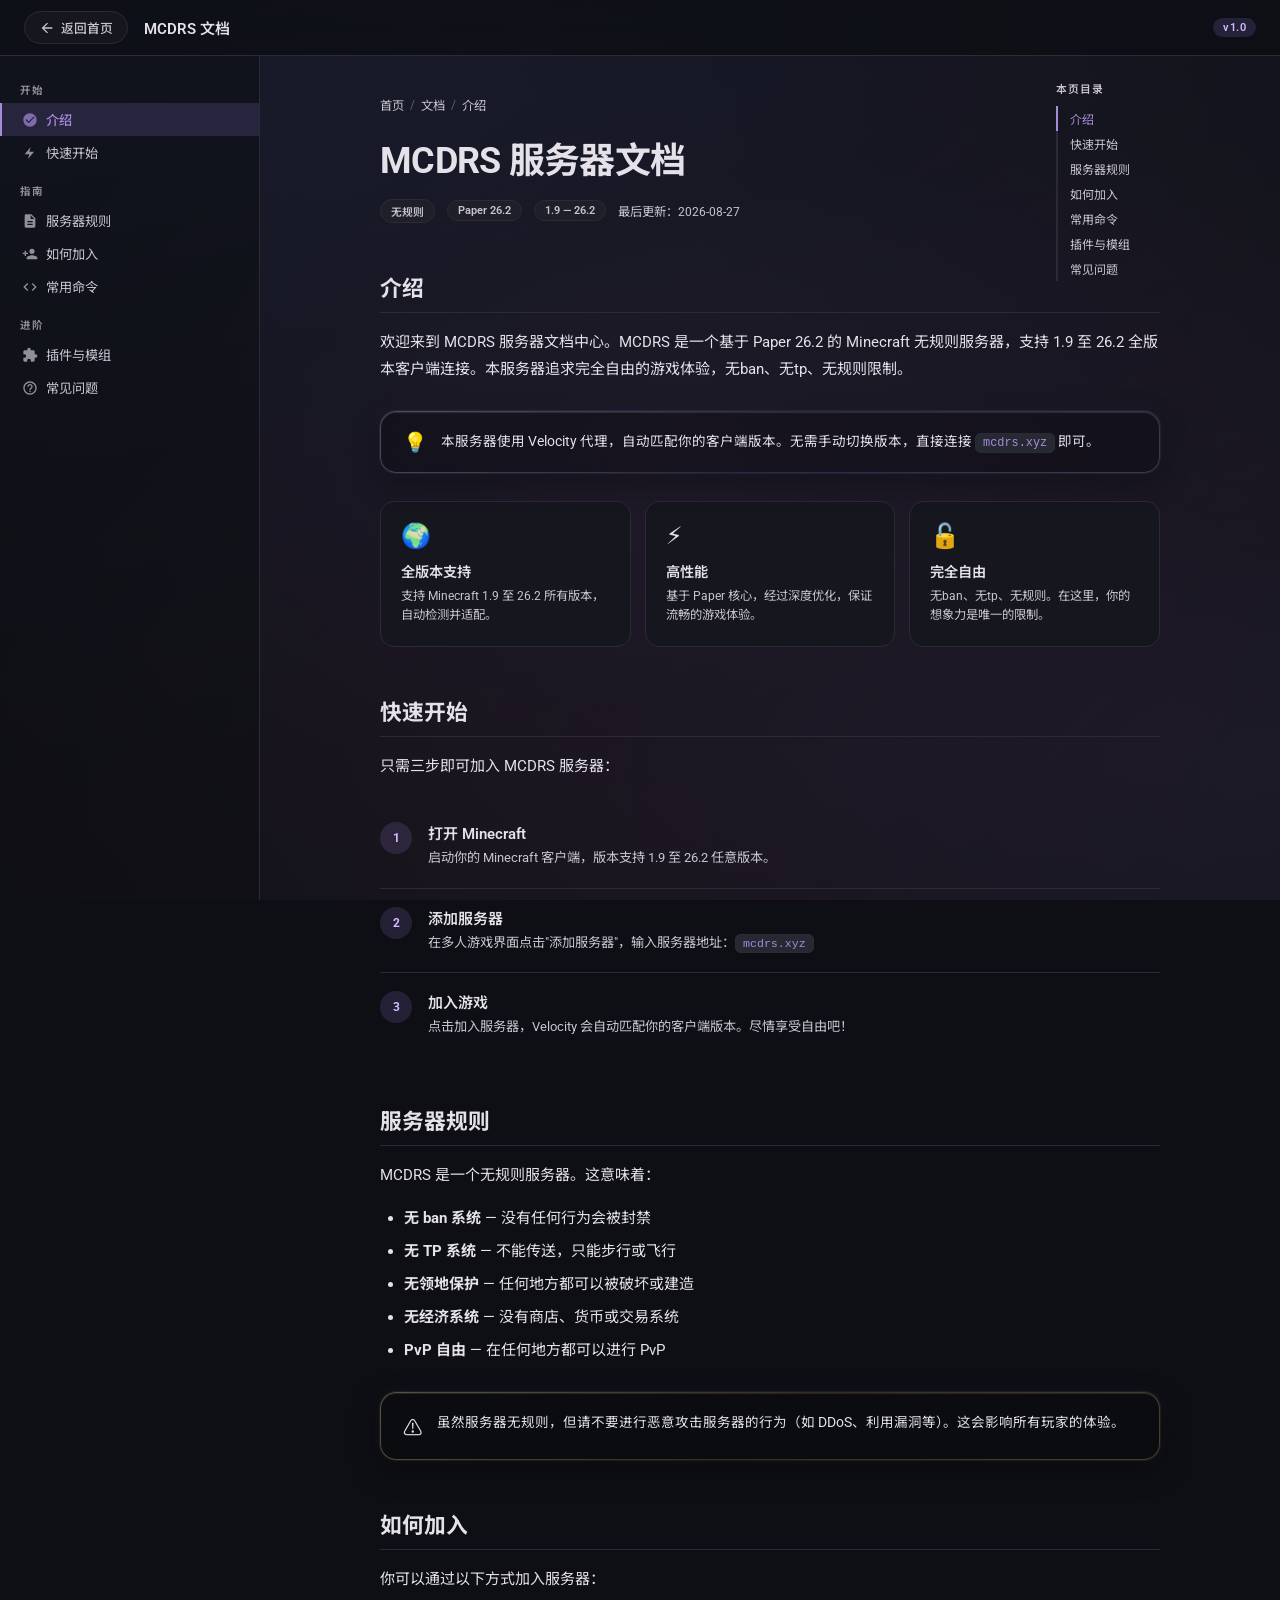
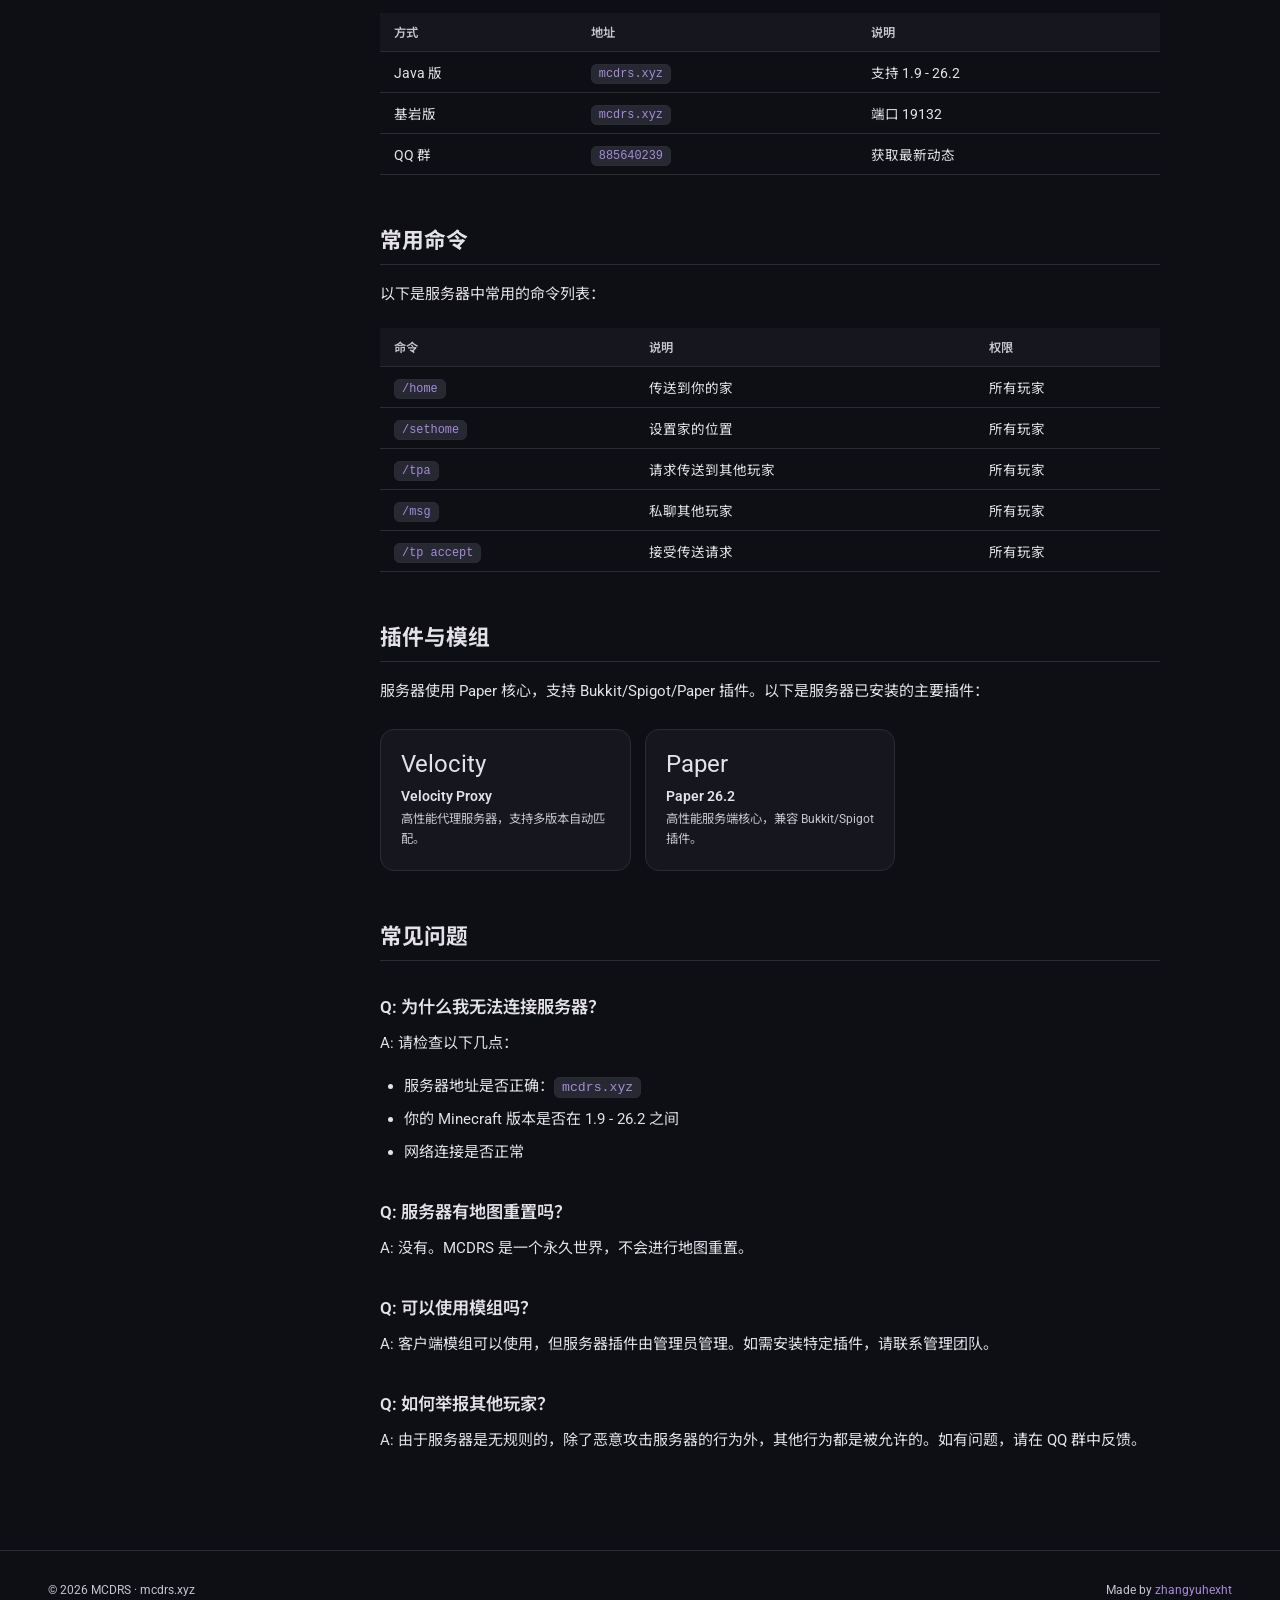
<file: docs.html>
<!DOCTYPE html>
<html lang="zh-CN" data-theme="dark">
<head>
  <meta charset="UTF-8" />
  <meta name="viewport" content="width=device-width, initial-scale=1" />
  <title>MCDRS 文档 — 服务器指南</title>
  <link rel="icon" href="data:image/svg+xml,<svg xmlns='http://www.w3.org/2000/svg' viewBox='0 0 100 100'><text y='.9em' font-size='90'>📖</text></svg>" />
  <link rel="preconnect" href="https://fonts.googleapis.com" />
  <link rel="preconnect" href="https://fonts.gstatic.com" crossorigin />
  <link href="https://fonts.googleapis.com/css2?family=Roboto:wght@400;500;700&family=Noto+Sans+SC:wght@400;500;700&display=swap" rel="stylesheet" />
  <style>
    *,*::before,*::after{box-sizing:border-box;margin:0;padding:0}

    :root{
      --md-primary:#a78bdb;
      --md-on-primary:#1a1025;
      --md-primary-container:rgba(167,139,250,.15);
      --md-on-primary-container:#d4bbff;
      --md-surface:#0e0f14;
      --md-surface-dim:#0e0f14;
      --md-surface-container:#16171e;
      --md-surface-container-high:#1e1f28;
      --md-surface-container-highest:#262832;
      --md-on-surface:#e4e1e9;
      --md-on-surface-variant:#c8c5d0;
      --md-outline:#49454f;
      --md-outline-variant:#2e2a35;
      --md-error:#f2b8b5;
      --md-success:#a8dab5;
      --md-on-error:#601410;

      --grad-a:#4285f4;
      --grad-b:#7c9ef5;
      --grad-c:#a78bdb;
      --glass-bg:rgba(5,6,9,.26);
      --glass-border:rgba(255,255,255,.14);
      --glass-shadow:0 10px 30px rgba(0,0,0,.32);
      --shadow-1:0 1px 3px rgba(0,0,0,.24),0 4px 8px rgba(0,0,0,.16);
      --shadow-hover:0 8px 32px rgba(0,0,0,.35),0 0 0 1px rgba(255,255,255,.06);
      --radius-full:9999px;
      --ease-out:cubic-bezier(.25,.46,.45,.94);
      --dur-fast:.2s;
    }

    html{font-family:'Roboto','Noto Sans SC',system-ui,sans-serif;font-size:15px;color:var(--md-on-surface);background:var(--md-surface);-webkit-font-smoothing:antialiased;scroll-behavior:smooth}
    a{color:var(--md-primary);text-decoration:none}
    a:hover{text-decoration:underline}
    img{max-width:100%;display:block}

    /* ── 固定顶栏 ─────────────────────────────────── */
    .topbar{
      position:sticky;top:0;z-index:100;
      display:flex;align-items:center;gap:16px;
      height:56px;padding:0 24px;
      background:rgba(14,15,20,.82);
      -webkit-backdrop-filter:blur(20px) saturate(160%);
      backdrop-filter:blur(20px) saturate(160%);
      border-bottom:1px solid var(--md-outline-variant);
    }
    .topbar__back{
      display:inline-flex;align-items:center;gap:6px;
      padding:6px 14px;border-radius:var(--radius-full);
      font-size:.85rem;font-weight:500;color:var(--md-on-surface-variant);
      background:var(--md-surface-container);
      border:1px solid var(--md-outline-variant);
      transition:color var(--dur-fast) ease,border-color var(--dur-fast) ease;
    }
    .topbar__back:hover{color:var(--md-primary);border-color:var(--md-primary);text-decoration:none}
    .topbar__title{font-size:1rem;font-weight:600;color:var(--md-on-surface)}
    .topbar__right{margin-left:auto;display:flex;align-items:center;gap:12px}
    .topbar__badge{
      padding:3px 10px;border-radius:var(--radius-full);
      font-size:.72rem;font-weight:600;letter-spacing:.04em;
      background:var(--md-primary-container);color:var(--md-on-primary-container);
    }

    /* ── 布局 ─────────────────────────────────────── */
    .layout{display:flex;min-height:calc(100vh - 56px)}

    /* ── 侧边栏 ──────────────────────────────────── */
    .sidebar{
      position:sticky;top:56px;
      width:260px;height:calc(100vh - 56px);
      overflow-y:auto;flex-shrink:0;
      padding:20px 0;
      border-right:1px solid var(--md-outline-variant);
      background:rgba(14,15,20,.6);
    }
    .sidebar::-webkit-scrollbar{width:4px}
    .sidebar::-webkit-scrollbar-thumb{background:var(--md-outline);border-radius:4px}
    .sidebar__section{margin-bottom:8px}
    .sidebar__heading{
      padding:6px 20px;font-size:.7rem;font-weight:650;
      letter-spacing:.12em;text-transform:uppercase;
      color:var(--md-on-surface-variant);opacity:.7;
    }
    .sidebar__link{
      display:flex;align-items:center;gap:8px;
      padding:7px 20px;font-size:.88rem;
      color:var(--md-on-surface-variant);
      border-left:2px solid transparent;
      transition:all var(--dur-fast) ease;
    }
    .sidebar__link:hover{
      color:var(--md-on-surface);
      background:var(--md-surface-container);
      text-decoration:none;
    }
    .sidebar__link.active{
      color:var(--md-primary);
      border-left-color:var(--md-primary);
      background:var(--md-primary-container);
      font-weight:500;
    }
    .sidebar__link svg{width:16px;height:16px;fill:currentColor;flex-shrink:0;opacity:.7}

    /* ── 主内容区 ─────────────────────────────────── */
    .main{flex:1;min-width:0;padding:40px 48px 80px}
    .main__inner{max-width:780px;margin:0 auto}

    /* ── 面包屑 ──────────────────────────────────── */
    .breadcrumb{display:flex;align-items:center;gap:6px;margin-bottom:24px;font-size:.82rem;color:var(--md-on-surface-variant)}
    .breadcrumb a{color:var(--md-on-surface-variant)}
    .breadcrumb a:hover{color:var(--md-primary)}
    .breadcrumb__sep{opacity:.4}

    /* ── 文档标题区 ───────────────────────────────── */
    .doc-hero{margin-bottom:40px}
    .doc-hero h1{
      font-size:clamp(1.8rem,4vw,2.4rem);font-weight:700;
      line-height:1.3;letter-spacing:-.02em;
    }
    .doc-hero__meta{
      display:flex;flex-wrap:wrap;align-items:center;gap:12px;
      margin-top:14px;font-size:.82rem;color:var(--md-on-surface-variant);
    }
    .doc-hero__tag{
      padding:3px 10px;border-radius:var(--radius-full);
      font-size:.72rem;font-weight:600;
      background:var(--md-surface-container-high);
      border:1px solid var(--md-outline-variant);
    }

    /* ── 液态玻璃提示框 ──────────────────────────── */
    .callout{
      position:relative;
      display:flex;gap:14px;
      padding:18px 22px;margin:28px 0;
      border-radius:16px;
      background:var(--glass-bg);
      border:1px solid rgba(255,255,255,.08);
      box-shadow:
        0 0 0 1px rgba(255,255,255,.05),
        0 0 14px -4px rgba(167,139,250,.1),
        inset 0 1px 1px rgba(255,255,255,.12),
        var(--glass-shadow);
    }
    .callout::before{
      content:"";
      position:absolute;inset:-1px;border-radius:inherit;padding:1px;
      background:linear-gradient(145deg,rgba(255,255,255,.2),rgba(255,255,255,.03) 50%,rgba(255,255,255,.12));
      -webkit-mask:linear-gradient(#000 0 0) content-box,linear-gradient(#000 0 0);
      -webkit-mask-composite:xor;mask:linear-gradient(#000 0 0) content-box,linear-gradient(#000 0 0);
      mask-composite:exclude;pointer-events:none;
    }
    .callout__icon{font-size:1.3rem;flex-shrink:0;margin-top:1px}
    .callout__text{font-size:.9rem;line-height:1.7;color:var(--md-on-surface)}
    .callout--warn{border-color:rgba(251,191,36,.15)}
    .callout--info{border-color:rgba(66,133,244,.15)}

    /* ── 文档正文 ─────────────────────────────────── */
    .doc-content h2{
      font-size:1.45rem;font-weight:700;margin:48px 0 16px;
      padding-bottom:10px;
      border-bottom:1px solid var(--md-outline-variant);
    }
    .doc-content h3{font-size:1.15rem;font-weight:600;margin:32px 0 12px}
    .doc-content p{line-height:1.8;margin-bottom:16px;color:var(--md-on-surface)}
    .doc-content ul,.doc-content ol{margin:0 0 16px 24px;line-height:1.8}
    .doc-content li{margin-bottom:6px}
    .doc-content code{
      padding:2px 7px;border-radius:6px;font-size:.88em;
      background:var(--md-surface-container-highest);
      border:1px solid var(--md-outline-variant);
      font-family:ui-monospace,"Roboto Mono",Consolas,monospace;
      color:var(--md-primary);
    }
    .doc-content pre{
      padding:20px 24px;margin:20px 0;border-radius:14px;
      background:var(--md-surface-container);
      border:1px solid var(--md-outline-variant);
      overflow-x:auto;font-size:.88rem;line-height:1.7;
    }
    .doc-content pre code{
      padding:0;border:none;background:none;border:none;
      color:var(--md-on-surface);font-size:inherit;
    }
    .doc-content table{
      width:100%;border-collapse:collapse;margin:20px 0;
      font-size:.9rem;
    }
    .doc-content th,.doc-content td{
      padding:10px 14px;text-align:left;
      border-bottom:1px solid var(--md-outline-variant);
    }
    .doc-content th{
      font-weight:600;font-size:.82rem;
      letter-spacing:.03em;
      color:var(--md-on-surface-variant);
      background:var(--md-surface-container);
    }
    .doc-content td{color:var(--md-on-surface)}
    .doc-content tr:hover td{background:var(--md-surface-container)}

    /* ── 卡片网格 ─────────────────────────────────── */
    .card-grid{display:grid;grid-template-columns:repeat(auto-fill,minmax(220px,1fr));gap:14px;margin:24px 0}
    .info-card{
      padding:20px;border-radius:14px;
      background:var(--md-surface-container);
      border:1px solid var(--md-outline-variant);
      transition:box-shadow var(--dur-fast) ease,border-color var(--dur-fast) ease;
    }
    .info-card:hover{box-shadow:var(--shadow-hover);border-color:transparent}
    .info-card__icon{font-size:1.6rem;margin-bottom:10px}
    .info-card__title{font-weight:600;font-size:.95rem;margin-bottom:6px}
    .info-card__desc{font-size:.82rem;color:var(--md-on-surface-variant);line-height:1.6}

    /* ── 步骤列表 ─────────────────────────────────── */
    .steps{counter-reset:step;margin:24px 0}
    .step{
      display:flex;gap:16px;padding:18px 0;
      border-bottom:1px solid var(--md-outline-variant);
    }
    .step:last-child{border-bottom:none}
    .step__num{
      counter-increment:step;
      width:32px;height:32px;border-radius:50%;flex-shrink:0;
      display:grid;place-items:center;
      background:var(--md-primary-container);color:var(--md-on-primary-container);
      font-size:.82rem;font-weight:700;
    }
    .step__num::after{content:counter(step)}
    .step__body{flex:1}
    .step__title{font-weight:600;margin-bottom:4px}
    .step__desc{font-size:.88rem;color:var(--md-on-surface-variant);line-height:1.7}

    /* ── 目录 (TOC) ───────────────────────────────── */
    .toc{
      position:fixed;right:24px;top:80px;
      width:200px;font-size:.8rem;
    }
    .toc__title{font-weight:600;margin-bottom:10px;color:var(--md-on-surface-variant);font-size:.72rem;letter-spacing:.08em;text-transform:uppercase}
    .toc a{
      display:block;padding:4px 0 4px 12px;
      color:var(--md-on-surface-variant);
      border-left:2px solid var(--md-outline-variant);
      transition:all var(--dur-fast) ease;
    }
    .toc a:hover{color:var(--md-on-surface);border-left-color:var(--md-on-surface-variant);text-decoration:none}
    .toc a.active{color:var(--md-primary);border-left-color:var(--md-primary)}

    /* ── 页脚 ─────────────────────────────────────── */
    .footer{
      border-top:1px solid var(--md-outline-variant);
      padding:32px 48px;
      display:flex;justify-content:space-between;align-items:center;
      font-size:.82rem;color:var(--md-on-surface-variant);
    }
    .footer a{color:var(--md-primary)}

    /* ── 响应式 ───────────────────────────────────── */
    @media(max-width:1100px){.toc{display:none}}
    @media(max-width:900px){
      .sidebar{display:none}
      .main{padding:28px 20px 60px}
      .topbar{padding:0 16px}
    }
    @media(max-width:640px){
      .main{padding:20px 16px 48px}
      .card-grid{grid-template-columns:1fr}
      .footer{flex-direction:column;gap:10px;text-align:center;padding:24px 16px}
    }

    /* ── 背景渐变画布 ─────────────────────────────── */
    .bg-canvas{
      position:fixed;inset:0;z-index:-3;
      background:var(--md-surface);overflow:hidden;
    }
    .bg-canvas__grad{
      position:absolute;inset:-40%;
      background:
        radial-gradient(ellipse 80% 50% at 20% 20%,rgba(66,133,244,.1),transparent),
        radial-gradient(ellipse 60% 40% at 80% 70%,rgba(167,139,250,.08),transparent),
        radial-gradient(ellipse 50% 60% at 50% 50%,rgba(244,114,182,.05),transparent);
      will-change:transform;
    }

    /* ── 滚动进度条 ───────────────────────────────── */
    .progress{position:fixed;top:0;left:0;right:0;height:3px;z-index:200}
    .progress__bar{
      height:100%;width:0%;
      background:linear-gradient(90deg,var(--grad-a),var(--grad-b),var(--grad-c),#f472b6);
      background-size:300% 100%;
      animation:gradflow 3s linear infinite;
      transition:width .12s linear;
    }
    @keyframes gradflow{0%{background-position:0% 0}100%{background-position:300% 0}}
  </style>
</head>
<body>
  <div class="bg-canvas"><div class="bg-canvas__grad" id="bgGrad"></div></div>
  <div class="progress"><div class="progress__bar" id="progressBar"></div></div>

  <!-- ═══════════ 顶栏 ═══════════ -->
  <header class="topbar">
    <a class="topbar__back" href="index.html">
      <svg viewBox="0 0 24 24" width="16" height="16" fill="currentColor"><path d="M20 11H7.83l5.59-5.59L12 4l-8 8 8 8 1.41-1.41L7.83 13H20v-2z"/></svg>
      返回首页
    </a>
    <span class="topbar__title">MCDRS 文档</span>
    <div class="topbar__right">
      <span class="topbar__badge">v1.0</span>
    </div>
  </header>

  <div class="layout">
    <!-- ═══════════ 侧边栏 ═══════════ -->
    <aside class="sidebar" id="sidebar">
      <div class="sidebar__section">
        <p class="sidebar__heading">开始</p>
        <a class="sidebar__link active" href="#intro">
          <svg viewBox="0 0 24 24"><path d="M12 2C6.48 2 2 6.48 2 12s4.48 10 10 10 10-4.48 10-10S17.52 2 12 2zm-2 15l-5-5 1.41-1.41L10 14.17l7.59-7.59L19 8l-9 9z"/></svg>
          介绍
        </a>
        <a class="sidebar__link" href="#quickstart">
          <svg viewBox="0 0 24 24"><path d="M13 3L4 14h7l-2 7 9-11h-7l2-7z"/></svg>
          快速开始
        </a>
      </div>
      <div class="sidebar__section">
        <p class="sidebar__heading">指南</p>
        <a class="sidebar__link" href="#rules">
          <svg viewBox="0 0 24 24"><path d="M14 2H6c-1.1 0-1.99.9-1.99 2L4 20c0 1.1.89 2 1.99 2H18c1.1 0 2-.9 2-2V8l-6-6zm2 16H8v-2h8v2zm0-4H8v-2h8v2zm-3-5V3.5L18.5 9H13z"/></svg>
          服务器规则
        </a>
        <a class="sidebar__link" href="#join">
          <svg viewBox="0 0 24 24"><path d="M15 12c2.21 0 4-1.79 4-4s-1.79-4-4-4-4 1.79-4 4 1.79 4 4 4zm-9-2V7H4v3H1v2h3v3h2v-3h3v-2H6zm9 4c-2.67 0-8 1.34-8 4v2h16v-2c0-2.66-5.33-4-8-4z"/></svg>
          如何加入
        </a>
        <a class="sidebar__link" href="#commands">
          <svg viewBox="0 0 24 24"><path d="M9.4 16.6L4.8 12l4.6-4.6L8 6l-6 6 6 6 1.4-1.4zm5.2 0l4.6-4.6-4.6-4.6L16 6l6 6-6 6-1.4-1.4z"/></svg>
          常用命令
        </a>
      </div>
      <div class="sidebar__section">
        <p class="sidebar__heading">进阶</p>
        <a class="sidebar__link" href="#plugins">
          <svg viewBox="0 0 24 24"><path d="M20.5 11H19V7c0-1.1-.9-2-2-2h-4V3.5C13 2.12 11.88 1 10.5 1S8 2.12 8 3.5V5H4c-1.1 0-1.99.9-1.99 2v3.8H3.5c1.49 0 2.7 1.21 2.7 2.7s-1.21 2.7-2.7 2.7H2V20c0 1.1.9 2 2 2h3.8v-1.5c0-1.49 1.21-2.7 2.7-2.7 1.49 0 2.7 1.21 2.7 2.7V22H17c1.1 0 2-.9 2-2v-4h1.5c1.38 0 2.5-1.12 2.5-2.5S21.88 11 20.5 11z"/></svg>
          插件与模组
        </a>
        <a class="sidebar__link" href="#faq">
          <svg viewBox="0 0 24 24"><path d="M11 18h2v-2h-2v2zm1-16C6.48 2 2 6.48 2 12s4.48 10 10 10 10-4.48 10-10S17.52 2 12 2zm0 18c-4.41 0-8-3.59-8-8s3.59-8 8-8 8 3.59 8 8-3.59 8-8 8zm0-14c-2.21 0-4 1.79-4 4h2c0-1.1.9-2 2-2s2 .9 2 2c0 2-3 1.75-3 5h2c0-2.25 3-2.5 3-5 0-2.21-1.79-4-4-4z"/></svg>
          常见问题
        </a>
      </div>
    </aside>

    <!-- ═══════════ 主内容 ═══════════ -->
    <main class="main">
      <div class="main__inner">
        <nav class="breadcrumb">
          <a href="index.html">首页</a>
          <span class="breadcrumb__sep">/</span>
          <span>文档</span>
          <span class="breadcrumb__sep">/</span>
          <span>介绍</span>
        </nav>

        <div class="doc-hero">
          <h1>MCDRS 服务器文档</h1>
          <div class="doc-hero__meta">
            <span class="doc-hero__tag">无规则</span>
            <span class="doc-hero__tag">Paper 26.2</span>
            <span class="doc-hero__tag">1.9 — 26.2</span>
            <span>最后更新：2026-08-27</span>
          </div>
        </div>

        <!-- ═══ 介绍 ═══ -->
        <div class="doc-content" id="intro">
          <h2>介绍</h2>
          <p>欢迎来到 MCDRS 服务器文档中心。MCDRS 是一个基于 Paper 26.2 的 Minecraft 无规则服务器，支持 1.9 至 26.2 全版本客户端连接。本服务器追求完全自由的游戏体验，无ban、无tp、无规则限制。</p>

          <div class="callout callout--info">
            <span class="callout__icon">💡</span>
            <div class="callout__text">
              本服务器使用 Velocity 代理，自动匹配你的客户端版本。无需手动切换版本，直接连接 <code>mcdrs.xyz</code> 即可。
            </div>
          </div>

          <div class="card-grid">
            <div class="info-card">
              <div class="info-card__icon">🌍</div>
              <div class="info-card__title">全版本支持</div>
              <div class="info-card__desc">支持 Minecraft 1.9 至 26.2 所有版本，自动检测并适配。</div>
            </div>
            <div class="info-card">
              <div class="info-card__icon">⚡</div>
              <div class="info-card__title">高性能</div>
              <div class="info-card__desc">基于 Paper 核心，经过深度优化，保证流畅的游戏体验。</div>
            </div>
            <div class="info-card">
              <div class="info-card__icon">🔓</div>
              <div class="info-card__title">完全自由</div>
              <div class="info-card__desc">无ban、无tp、无规则。在这里，你的想象力是唯一的限制。</div>
            </div>
          </div>
        </div>

        <!-- ═══ 快速开始 ═══ -->
        <div class="doc-content" id="quickstart">
          <h2>快速开始</h2>
          <p>只需三步即可加入 MCDRS 服务器：</p>
          <div class="steps">
            <div class="step">
              <div class="step__num"></div>
              <div class="step__body">
                <div class="step__title">打开 Minecraft</div>
                <div class="step__desc">启动你的 Minecraft 客户端，版本支持 1.9 至 26.2 任意版本。</div>
              </div>
            </div>
            <div class="step">
              <div class="step__num"></div>
              <div class="step__body">
                <div class="step__title">添加服务器</div>
                <div class="step__desc">在多人游戏界面点击"添加服务器"，输入服务器地址：<code>mcdrs.xyz</code></div>
              </div>
            </div>
            <div class="step">
              <div class="step__num"></div>
              <div class="step__body">
                <div class="step__title">加入游戏</div>
                <div class="step__desc">点击加入服务器，Velocity 会自动匹配你的客户端版本。尽情享受自由吧！</div>
              </div>
            </div>
          </div>
        </div>

        <!-- ═══ 服务器规则 ═══ -->
        <div class="doc-content" id="rules">
          <h2>服务器规则</h2>
          <p>MCDRS 是一个无规则服务器。这意味着：</p>
          <ul>
            <li><strong>无 ban 系统</strong> — 没有任何行为会被封禁</li>
            <li><strong>无 TP 系统</strong> — 不能传送，只能步行或飞行</li>
            <li><strong>无领地保护</strong> — 任何地方都可以被破坏或建造</li>
            <li><strong>无经济系统</strong> — 没有商店、货币或交易系统</li>
            <li><strong>PvP 自由</strong> — 在任何地方都可以进行 PvP</li>
          </ul>

          <div class="callout callout--warn">
            <span class="callout__icon">⚠️</span>
            <div class="callout__text">
              虽然服务器无规则，但请不要进行恶意攻击服务器的行为（如 DDoS、利用漏洞等）。这会影响所有玩家的体验。
            </div>
          </div>
        </div>

        <!-- ═══ 如何加入 ═══ -->
        <div class="doc-content" id="join">
          <h2>如何加入</h2>
          <p>你可以通过以下方式加入服务器：</p>
          <table>
            <thead>
              <tr><th>方式</th><th>地址</th><th>说明</th></tr>
            </thead>
            <tbody>
              <tr><td>Java 版</td><td><code>mcdrs.xyz</code></td><td>支持 1.9 - 26.2</td></tr>
              <tr><td>基岩版</td><td><code>mcdrs.xyz</code></td><td>端口 19132</td></tr>
              <tr><td>QQ 群</td><td><code>885640239</code></td><td>获取最新动态</td></tr>
            </tbody>
          </table>
        </div>

        <!-- ═══ 常用命令 ═══ -->
        <div class="doc-content" id="commands">
          <h2>常用命令</h2>
          <p>以下是服务器中常用的命令列表：</p>
          <table>
            <thead>
              <tr><th>命令</th><th>说明</th><th>权限</th></tr>
            </thead>
            <tbody>
              <tr><td><code>/home</code></td><td>传送到你的家</td><td>所有玩家</td></tr>
              <tr><td><code>/sethome</code></td><td>设置家的位置</td><td>所有玩家</td></tr>
              <tr><td><code>/tpa</code></td><td>请求传送到其他玩家</td><td>所有玩家</td></tr>
              <tr><td><code>/msg</code></td><td>私聊其他玩家</td><td>所有玩家</td></tr>
              <tr><td><code>/tp accept</code></td><td>接受传送请求</td><td>所有玩家</td></tr>
            </tbody>
          </table>
        </div>

        <!-- ═══ 插件与模组 ═══ -->
        <div class="doc-content" id="plugins">
          <h2>插件与模组</h2>
          <p>服务器使用 Paper 核心，支持 Bukkit/Spigot/Paper 插件。以下是服务器已安装的主要插件：</p>
          <div class="card-grid">
            <div class="info-card">
              <div class="info-card__icon">Velocity</div>
              <div class="info-card__title">Velocity Proxy</div>
              <div class="info-card__desc">高性能代理服务器，支持多版本自动匹配。</div>
            </div>
            <div class="info-card">
              <div class="info-card__icon">Paper</div>
              <div class="info-card__title">Paper 26.2</div>
              <div class="info-card__desc">高性能服务端核心，兼容 Bukkit/Spigot 插件。</div>
            </div>
          </div>
        </div>

        <!-- ═══ 常见问题 ═══ -->
        <div class="doc-content" id="faq">
          <h2>常见问题</h2>

          <h3>Q: 为什么我无法连接服务器？</h3>
          <p>A: 请检查以下几点：</p>
          <ul>
            <li>服务器地址是否正确：<code>mcdrs.xyz</code></li>
            <li>你的 Minecraft 版本是否在 1.9 - 26.2 之间</li>
            <li>网络连接是否正常</li>
          </ul>

          <h3>Q: 服务器有地图重置吗？</h3>
          <p>A: 没有。MCDRS 是一个永久世界，不会进行地图重置。</p>

          <h3>Q: 可以使用模组吗？</h3>
          <p>A: 客户端模组可以使用，但服务器插件由管理员管理。如需安装特定插件，请联系管理团队。</p>

          <h3>Q: 如何举报其他玩家？</h3>
          <p>A: 由于服务器是无规则的，除了恶意攻击服务器的行为外，其他行为都是被允许的。如有问题，请在 QQ 群中反馈。</p>
        </div>
      </div>
    </main>

    <!-- ═══════════ 目录 ═══════════ -->
    <nav class="toc" id="toc">
      <p class="toc__title">本页目录</p>
      <a href="#intro" class="active">介绍</a>
      <a href="#quickstart">快速开始</a>
      <a href="#rules">服务器规则</a>
      <a href="#join">如何加入</a>
      <a href="#commands">常用命令</a>
      <a href="#plugins">插件与模组</a>
      <a href="#faq">常见问题</a>
    </nav>
  </div>

  <!-- ═══════════ 页脚 ═══════════ -->
  <footer class="footer">
    <span>&copy; 2026 MCDRS · mcdrs.xyz</span>
    <span>Made by <a href="https://space.bilibili.com/zhangyuhexht" target="_blank" rel="noopener">zhangyuhexht</a></span>
  </footer>

  <script>
    /* ── 背景滚动 ─────────────────────────────────── */
    const bgGrad = document.getElementById("bgGrad");
    let ticking = false;
    function updateBg() {
      const y = window.scrollY;
      bgGrad.style.transform = `translate3d(0,${y * 0.12}px,0)`;
      ticking = false;
    }
    window.addEventListener("scroll", () => {
      if (!ticking) { requestAnimationFrame(updateBg); ticking = true; }
    }, { passive: true });

    /* ── 滚动进度条 ───────────────────────────────── */
    const progressBar = document.getElementById("progressBar");
    window.addEventListener("scroll", () => {
      const h = document.documentElement;
      const pct = (h.scrollTop / (h.scrollHeight - h.clientHeight)) * 100;
      progressBar.style.width = pct + "%";
    }, { passive: true });

    /* ── 侧边栏高亮 ───────────────────────────────── */
    const sidebarLinks = document.querySelectorAll(".sidebar__link");
    const sections = [];
    sidebarLinks.forEach(a => {
      const id = a.getAttribute("href").slice(1);
      const el = document.getElementById(id);
      if (el) sections.push({ el, link: a });
    });
    function updateSidebar() {
      let current = sections[0];
      for (const s of sections) {
        if (s.el.getBoundingClientRect().top <= 120) current = s;
      }
      sidebarLinks.forEach(a => a.classList.remove("active"));
      if (current) current.link.classList.add("active");
    }
    window.addEventListener("scroll", updateSidebar, { passive: true });

    /* ── TOC 高亮 ──────────────────────────────────── */
    const tocLinks = document.querySelectorAll(".toc a");
    const tocSections = [];
    tocLinks.forEach(a => {
      const id = a.getAttribute("href").slice(1);
      const el = document.getElementById(id);
      if (el) tocSections.push({ el, link: a });
    });
    function updateToc() {
      let current = tocSections[0];
      for (const s of tocSections) {
        if (s.el.getBoundingClientRect().top <= 120) current = s;
      }
      tocLinks.forEach(a => a.classList.remove("active"));
      if (current) current.link.classList.add("active");
    }
    window.addEventListener("scroll", updateToc, { passive: true });
  </script>
</body>
</html>
</file>
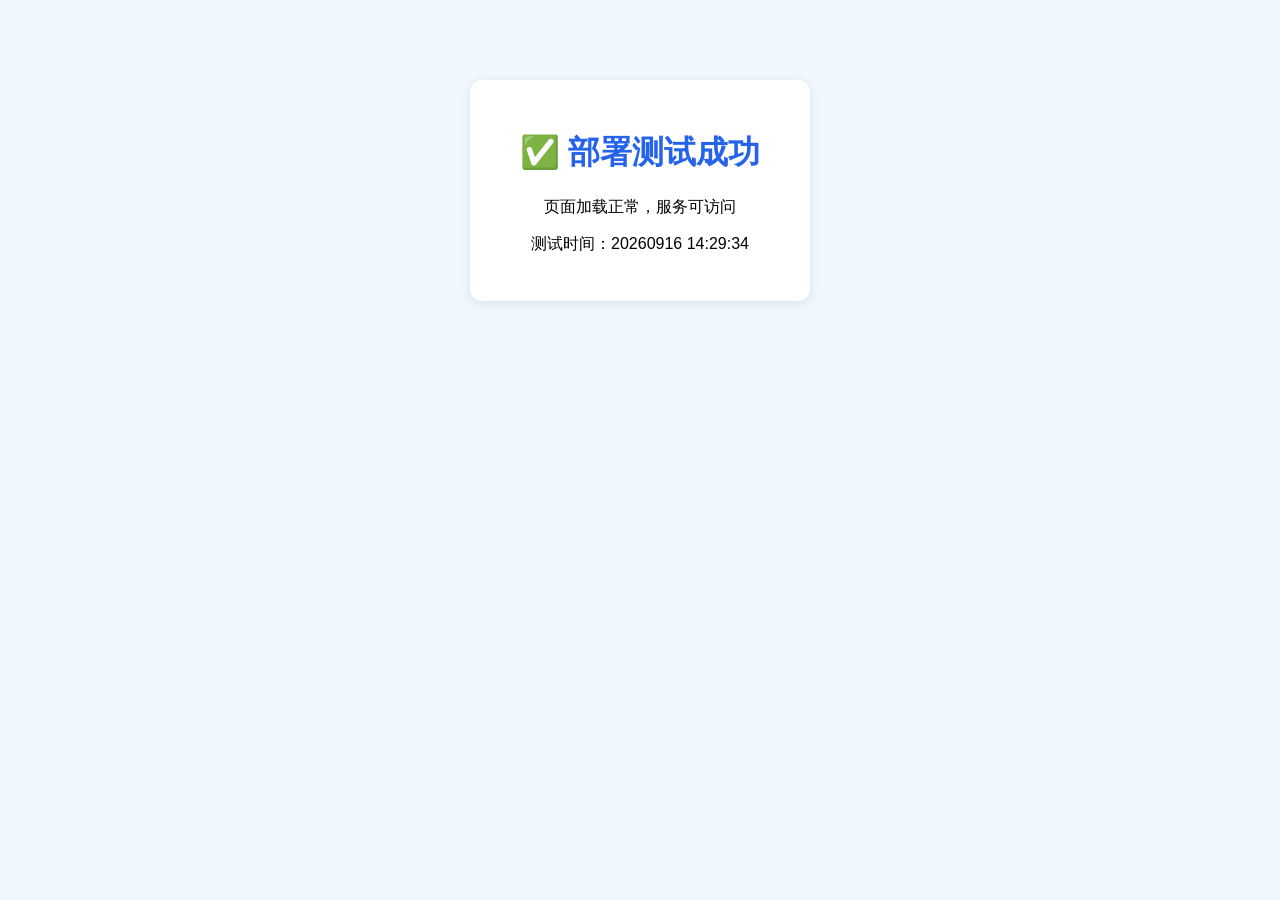
<file: 新建文本文档.html>
<!DOCTYPE html>
<html lang="zh-CN">
<head>
    <meta charset="UTF-8">
    <title>测试页面</title>
    <style>
        body {
            font-family: sans-serif;
            text-align: center;
            margin-top: 80px;
            background-color: #f0f7ff;
        }
        .box {
            display: inline-block;
            padding: 30px 50px;
            background: #ffffff;
            border-radius: 12px;
            box-shadow: 0 2px 10px #00000018;
        }
        h1 {
            color: #2563eb;
        }
    </style>
</head>
<body>
    <div class="box">
        <h1>✅ 部署测试成功</h1>
        <p>页面加载正常，服务可访问</p>
        <p>测试时间：20260916 14:29:34</p>
    </div>
</body>
</html>
</file>
